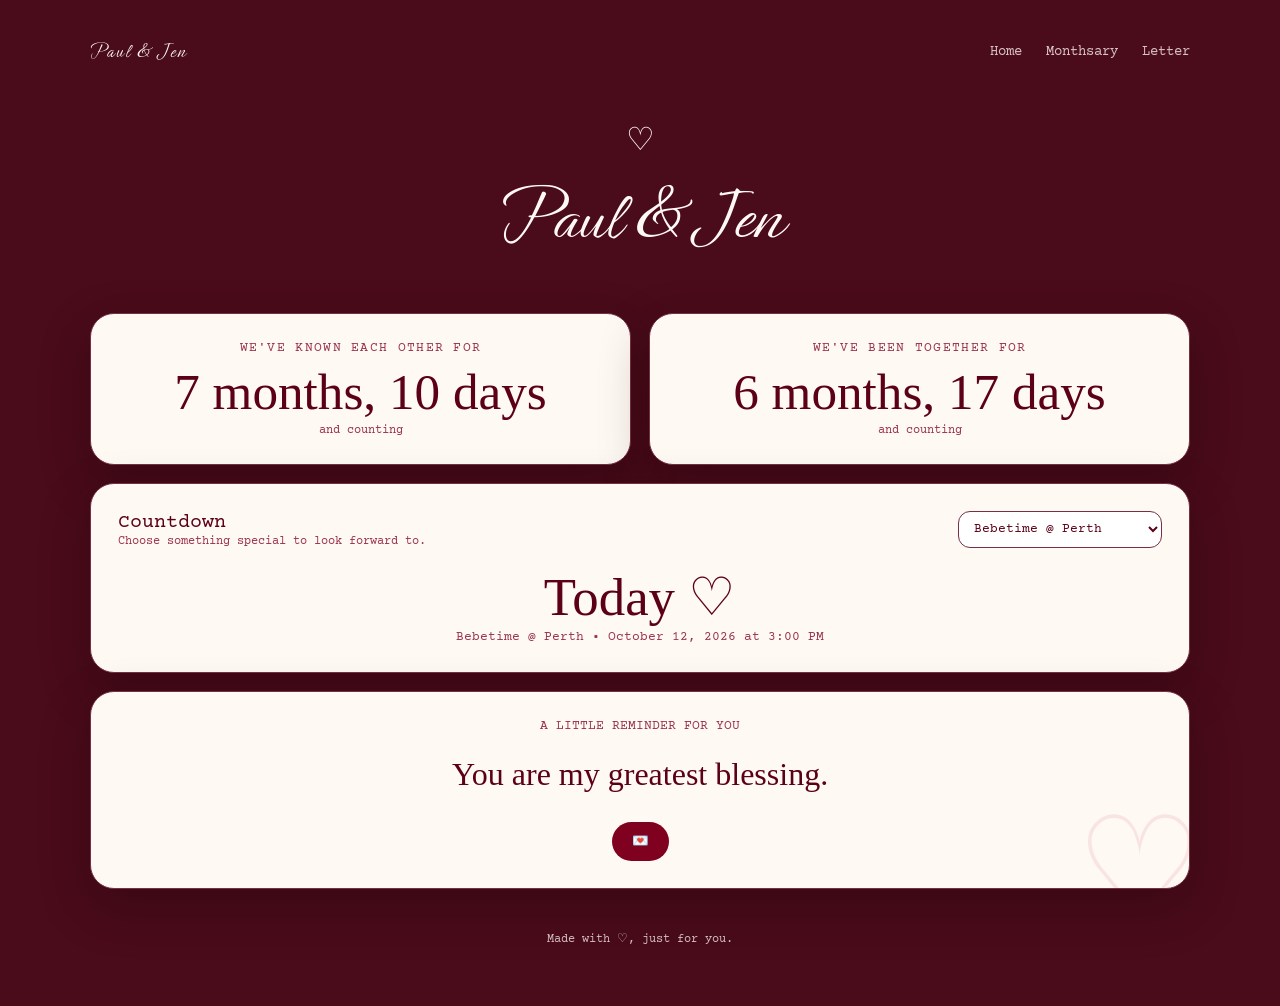
<file: index.html>
<!DOCTYPE html>
<html lang="en">
<head>
  <meta charset="UTF-8">
  <meta name="viewport" content="width=device-width, initial-scale=1.0">
  <title>Paul & Jen ♡</title>
  <link rel="stylesheet" href="css/styles.css">
  <link rel="preconnect" href="https://fonts.googleapis.com">
  <link rel="preconnect" href="https://fonts.gstatic.com" crossorigin>
  <link href="https://fonts.googleapis.com/css2?family=Courier+Prime:wght@400;700&family=Ephesis&display=swap" rel="stylesheet">
</head>

<body>
  <main class="page">

    <nav>
      <div class="logo">Paul & Jen</div>

      <div class="nav-links">
        <a href="index.html">Home</a>
        <a href="monthsary.html">Monthsary</a>
        <a href="letter.html">Letter</a>
      </div>
    </nav>


    <section class="hero">

      <div class="heart">♡</div>

      <h1>Paul & Jen</h1>

    </section>


    <section class="counters">

      <div class="card counter-card">

        <div class="counter-label">
          We've known each other for
        </div>

        <div
          class="number"
          id="knownDuration"
        >
          0 days
        </div>

        <div class="date-label">
          and counting
        </div>

      </div>


      <div class="card counter-card">

        <div class="counter-label">
          We've been together for
        </div>

        <div
          class="number"
          id="togetherDuration"
        >
          0 days
        </div>

        <div class="date-label">
          and counting
        </div>

      </div>

    </section>


    <section class="card countdown">

      <div class="countdown-top">

        <div>

          <div
            class="section-title"
            style="margin:0;"
          >
            Countdown
          </div>

          <div class="date-label">
            Choose something special to look forward to.
          </div>

        </div>


        <select id="countdownSelect"></select>

      </div>


      <div class="counter-card">

        <div
          class="countdown-number"
          id="countdownDays"
        >
          0
        </div>

        <div
          class="countdown-event"
          id="countdownEvent"
        ></div>

      </div>

    </section>


    <section class="card message-card">

      <div class="message-content">

        <div class="message-title">
          A LITTLE REMINDER FOR YOU
        </div>

        <p id="message"></p>

        <button onclick="newMessage()">
          💌
        </button>

      </div>

    </section>


    <footer>
      Made with ♡, just for you.
    </footer>

  </main>


  <script>

  /*
  ============================================
  PERSONALIZE THESE DATES
  ============================================
  Format: YYYY-MM-DD
  */

  const knownEachOtherDate = "2026-04-25";

  const relationshipStartDate = "2026-05-18";


  /*
  ============================================
  COUNTDOWN EVENTS
  ============================================

  DATE:
  YYYY-MM-DD

  TIME:
  24-hour format HH:MM

  Examples:

  19:00 = 7:00 PM
  20:30 = 8:30 PM
  00:00 = midnight

  ============================================
  */

  const countdownEvents = [
    {
      name: "Bebetime @ Perth",
      date: "2026-10-12",
      time: "15:00"
    },

    {
      name: "Our Next Anniversary",
      date: "2027-05-18",
      time: "00:00"
    },

    {
      name: "Our Next Monthsary",
      date: "2026-09-18",
      time: "00:00"
    },

    
  ];


  /*
  ============================================
  YOUR PERSONAL MESSAGES
  ============================================
  */

  const messages = [

    "I'm so grateful I met you.",

    "I love you always.",

    "I will always choose you and I will always choose to love you.",

    "You are my greatest blessing.",

    "You make everything better.",

    "I love you just the way you are.",

    "I am always proud of you.",

    "Loving you is the easiest thing to do.",

    "You deserve all the good things this world has to offer."

  ];


  /*
  ============================================
  DATE FUNCTIONS
  ============================================
  */

  function parseDate(dateString) {

    const [year, month, day] =
      dateString.split("-").map(Number);

    return new Date(
      year,
      month - 1,
      day
    );

  }


  /*
  ============================================
  PARSE DATE + TIME
  ============================================
  */

  function parseDateTime(
    dateString,
    timeString
  ) {

    const [year, month, day] =
      dateString
        .split("-")
        .map(Number);


    const [hours, minutes] =
      timeString
        .split(":")
        .map(Number);


    return new Date(
      year,
      month - 1,
      day,
      hours,
      minutes,
      0
    );

  }


  /*
  ============================================
  RELATIONSHIP DURATION
  ============================================
  */

  function calculateDuration(startDate) {

    const today = new Date();


    let years =
      today.getFullYear() -
      startDate.getFullYear();


    let months =
      today.getMonth() -
      startDate.getMonth();


    let days =
      today.getDate() -
      startDate.getDate();


    // Borrow days from previous month

    if (days < 0) {

      months--;

      const previousMonth =
        new Date(
          today.getFullYear(),
          today.getMonth(),
          0
        );

      days += previousMonth.getDate();

    }


    // Borrow a year

    if (months < 0) {

      years--;

      months += 12;

    }


    return {
      years,
      months,
      days
    };

  }


  function formatDuration(duration) {

    const parts = [];


    if (duration.years > 0) {

      parts.push(
        `${duration.years} ${
          duration.years === 1
            ? "year"
            : "years"
        }`
      );

    }


    if (duration.months > 0) {

      parts.push(
        `${duration.months} ${
          duration.months === 1
            ? "month"
            : "months"
        }`
      );

    }


    if (
      duration.days > 0 ||
      parts.length === 0
    ) {

      parts.push(
        `${duration.days} ${
          duration.days === 1
            ? "day"
            : "days"
        }`
      );

    }


    return parts.join(", ");

  }


  function updateRelationshipCounters() {

    const knownDuration =
      calculateDuration(
        parseDate(
          knownEachOtherDate
        )
      );


    const togetherDuration =
      calculateDuration(
        parseDate(
          relationshipStartDate
        )
      );


    document.getElementById(
      "knownDuration"
    ).textContent =
      formatDuration(
        knownDuration
      );


    document.getElementById(
      "togetherDuration"
    ).textContent =
      formatDuration(
        togetherDuration
      );

  }


  /*
  ============================================
  COUNTDOWN
  ============================================
  */

  function getTimeUntil(targetDate) {

    const now = new Date();


    const difference =
      targetDate.getTime() -
      now.getTime();


    if (difference <= 0) {

      return {
        total: difference,
        days: 0,
        hours: 0,
        minutes: 0
      };

    }


    const days =
      Math.floor(
        difference /
        (1000 * 60 * 60 * 24)
      );


    const hours =
      Math.floor(
        (
          difference %
          (1000 * 60 * 60 * 24)
        ) /
        (1000 * 60 * 60)
      );


    const minutes =
      Math.floor(
        (
          difference %
          (1000 * 60 * 60)
        ) /
        (1000 * 60)
      );


    return {
      total: difference,
      days,
      hours,
      minutes
    };

  }


  function setupCountdowns() {

    const select =
      document.getElementById(
        "countdownSelect"
      );


    // Clear existing options

    select.innerHTML = "";


    countdownEvents.forEach(
      (event, index) => {

        const option =
          document.createElement(
            "option"
          );


        option.value = index;


        option.textContent =
          event.name;


        select.appendChild(
          option
        );

      }
    );


    select.addEventListener(
      "change",
      updateCountdown
    );


    updateCountdown();

  }


  function updateCountdown() {

    const select =
      document.getElementById(
        "countdownSelect"
      );


    const event =
      countdownEvents[
        Number(select.value)
      ];


    if (!event) return;


    /*
    Create the target date
    using BOTH date and time.
    */

    const targetDate =
      parseDateTime(
        event.date,
        event.time
      );


    /*
    Calculate days,
    hours and minutes.
    */

    const countdown =
      getTimeUntil(
        targetDate
      );


    const countdownNumber =
      document.getElementById(
        "countdownDays"
      );


    const countdownEvent =
      document.getElementById(
        "countdownEvent"
      );


    /*
    =========================================
    DISPLAY COUNTDOWN
    =========================================
    */

    if (countdown.total <= 0) {

      countdownNumber.textContent =
        "Today ♡";

    }

    else {

      const parts = [];


      /*
      DAYS
      */

      if (countdown.days > 0) {

        parts.push(
          `${countdown.days} ${
            countdown.days === 1
              ? "day"
              : "days"
          }`
        );

      }


      /*
      HOURS
      */

      if (countdown.hours > 0) {

        parts.push(
          `${countdown.hours} ${
            countdown.hours === 1
              ? "hour"
              : "hours"
          }`
        );

      }


      /*
      MINUTES
      */

      if (
        countdown.minutes > 0 ||
        parts.length === 0
      ) {

        parts.push(
          `${countdown.minutes} ${
            countdown.minutes === 1
              ? "minute"
              : "minutes"
          }`
        );

      }


      countdownNumber.textContent =
        parts.join(" ");

    }


    /*
    =========================================
    DISPLAY EVENT + DATE + TIME
    =========================================
    */

    countdownEvent.textContent =
      `${event.name} • ${
        targetDate.toLocaleDateString(
          undefined,
          {
            year: "numeric",
            month: "long",
            day: "numeric"
          }
        )
      } at ${
        targetDate.toLocaleTimeString(
          undefined,
          {
            hour: "numeric",
            minute: "2-digit"
          }
        )
      }`;

  }


  /*
  ============================================
  RANDOM MESSAGES
  ============================================
  */

  let lastMessageIndex = -1;


  function newMessage() {

    if (!messages.length) {

      document.getElementById(
        "message"
      ).textContent =
        "I love you. ♡";

      return;

    }


    let index;


    do {

      index =
        Math.floor(
          Math.random() *
          messages.length
        );

    } while (
      messages.length > 1 &&
      index === lastMessageIndex
    );


    lastMessageIndex = index;


    document.getElementById(
      "message"
    ).textContent =
      messages[index];

  }


  /*
  ============================================
  INITIALIZE EVERYTHING
  ============================================
  */

  updateRelationshipCounters();

  setupCountdowns();


  // IMPORTANT:
  // Show a message immediately when page loads

  newMessage();


  /*
  ============================================
  AUTO UPDATE
  ============================================
  */

  setInterval(
    function () {

      updateRelationshipCounters();

      updateCountdown();

    },
    60000
  );

  </script>

</body>
</html>
</file>
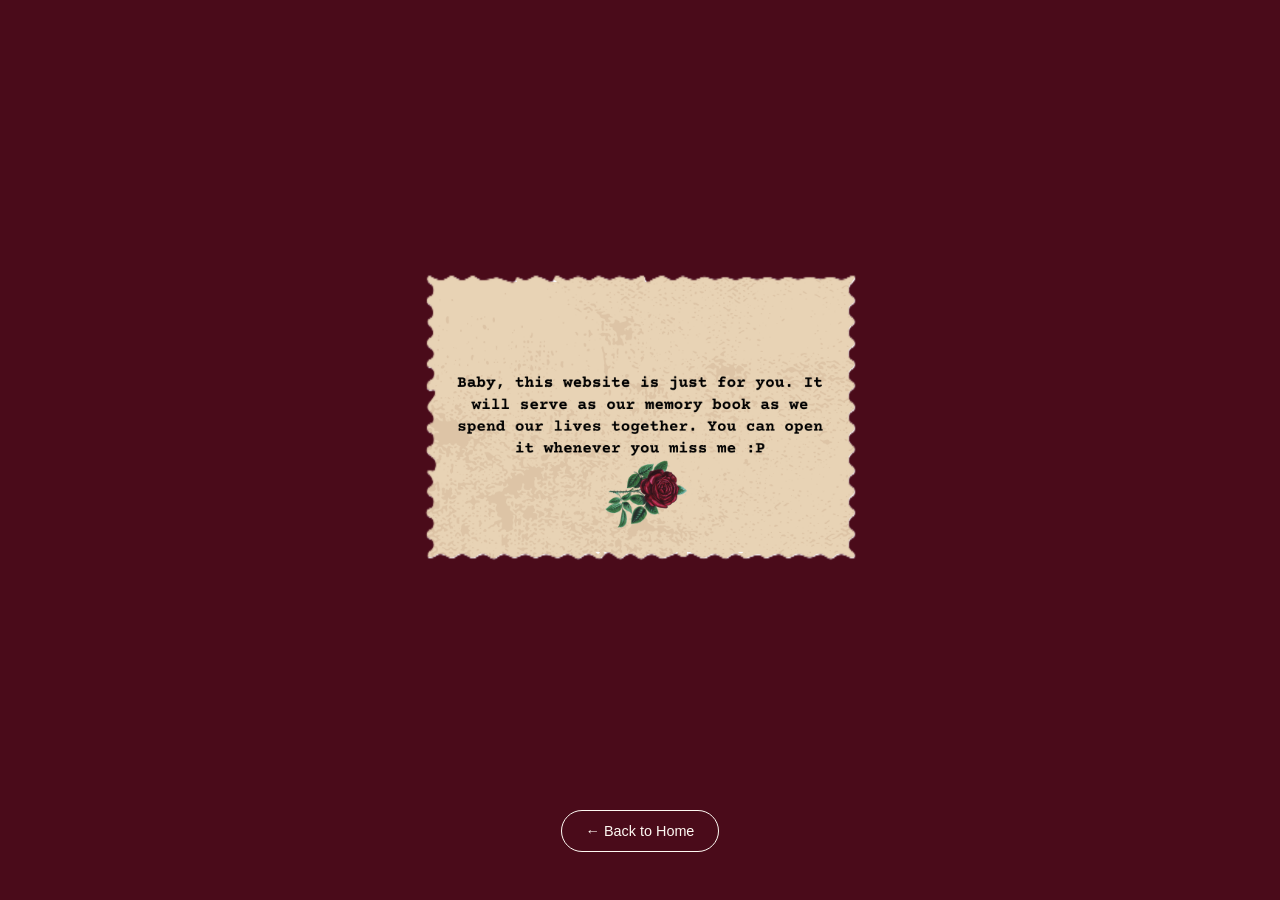
<file: letter.html>
<!DOCTYPE html>
<html lang="en">
<head>
    <meta charset="UTF-8">

    <meta
        name="viewport"
        content="width=device-width, initial-scale=1.0"
    >

    <title>A Letter For You ♡</title>

    <style>
        html,
        body {
            margin: 0;
            width: 100%;
            min-height: 100%;
        }

        body {
            min-height: 100vh;

            display: flex;
            align-items: center;
            justify-content: center;

            background: #4A0B1A;

            font-family: Arial, sans-serif;
        }

        .letter {
            display: flex;
            flex-direction: column;

            align-items: center;
            justify-content: center;

            width: 100%;
        }

        .letter img {
            display: block;

            max-width: 90vw;
            max-height: 82vh;

            width: auto;
            height: auto;

            object-fit: contain;

            border-radius: 8px;
        }

        .home-button {
            margin-top: 24px;

            display: inline-flex;
            align-items: center;
            justify-content: center;

            padding: 12px 24px;

            border: 1px solid #FFF9F3;
            border-radius: 999px;

            background: transparent;

            color: #FFF9F3;

            font-size: 0.9rem;
            font-weight: 500;

            text-decoration: none;

            transition:
                background 0.25s ease,
                color 0.25s ease,
                transform 0.25s ease;
        }

        .home-button:hover {
            background: #FFF9F3;

            color: #800020;

            transform: translateY(-2px);
        }

        @media (max-width: 600px) {

            .letter img {
                max-width: 92vw;
                max-height: 78vh;
            }

            .home-button {
                margin-top: 18px;

                padding: 11px 22px;

                font-size: 0.85rem;
            }
        }
    </style>
</head>

<body>

    <div class="letter">

        <img
            src="assets/letter/letter.png"
            alt="A letter for you"
        >

        <a
            href="index.html"
            class="home-button"
        >
            ← Back to Home
        </a>

    </div>

</body>
</html>
</file>
<file: css/styles.css>
:root {
    /* =========================================
       MAIN BACKGROUND
       ========================================= */

    --bg: #4A0B1A;
    --bg-dark: #320711;


    /* =========================================
       CARDS / CONTENT
       ========================================= */

    --card: #FFF9F3;
    --card-dark: #F1E6DE;


    /* =========================================
       TEXT
       ========================================= */

    --text: #FFF9F3;
    --text-dark: #32191E;

    --muted: #D8C2C4;
    --muted-dark: #765A60;


    /* =========================================
       BURGUNDY
       ========================================= */

    --accent: #800020;
    --accent-dark: #5C0017;
    --accent-light: #9A344C;


    /* =========================================
       SUBTLE ROMANTIC ACCENTS
       ========================================= */

    --soft: #641326;
    --rose: #B9878D;
    --cream: #FFF9F3;
    --wine-soft: #7A2438;


    /* =========================================
       BORDERS
       ========================================= */

    --border: #743044;
    --border-dark: #8B4657;
    --border-light: #E0D0C8;


    /* =========================================
       SHADOW
       ========================================= */

    --shadow:
        0 18px 50px rgba(25, 0, 8, 0.30);
}

    * { box-sizing: border-box; }

    body {
      margin: 0;
      min-height: 100vh;
      font-family: Georgia, "Times New Roman", serif;
      color: var(--text);
      background:

        var(--bg);
    }

    .page {
      width: min(1100px, 92%);
      margin: auto;
      padding: 38px 0 60px;
    }

    nav {
      display: flex;
      align-items: center;
      justify-content: space-between;
      margin-bottom: 55px;
    }

    .logo {
      font-size: 1.3rem;
      letter-spacing: 2px;
      font-family: "Ephesis", cursive;
    }

    .nav-links {
      display: flex;
      gap: 24px;
      font-family: "Courier Prime", monospace;
      font-size: .88rem;
    }

    .nav-links a {
      color: var(--muted);
      text-decoration: none;
    }

    .hero {
      text-align: center;
      margin-bottom: 45px;
    }

    .heart {
      font-size: 2rem;
      animation: float 3s ease-in-out infinite;
    }

    @keyframes float {
      50% { transform: translateY(-7px); }
    }

    h1 {
    
      font-size: clamp(2.4rem, 6vw, 5rem);
      font-weight: normal;
      margin: 10px 0;
      font-family: "Ephesis", cursive;
    }

    .subtitle {
      color: var(--accent-light);
      font-family: "Courier Prime", monospace;
      font-size: .95rem;
    }

    .section-title {
        color: var(--accent-dark);
      font-size: 1.25rem;
      margin: 0 0 15px;
      font-family: "Courier Prime", monospace;
    }

    .counters {
      display: grid;
      grid-template-columns: repeat(2, 1fr);
      gap: 18px;
    }

    .card {
      background: var(--card);
      border: 1px solid var(--border);
      border-radius: 24px;
      padding: 27px;
      box-shadow: var(--shadow);
      backdrop-filter: blur(8px);
    }

    .counter-card {
      text-align: center;
    }

    .counter-icon {
      font-size: 1.4rem;
      margin-bottom: 8px;
    }

    .counter-label {
      color: var(--accent-light);
      font-family: "Courier Prime", monospace;
      font-size: .82rem;
      text-transform: uppercase;
      letter-spacing: 1.3px;
    }

    .number {
      font-size: clamp(2rem, 4vw, 3.8rem);
      margin: 7px 0 2px;
      color: var(--accent-dark);
    }

    .date-label {
      color: var(--accent-light);
      font-family: "Courier Prime", monospace;
      font-size: .78rem;
    }

    .countdown {
      margin-top: 18px;
    }

    .countdown-top {
      display: flex;
      align-items: center;
      justify-content: space-between;
      gap: 12px;
    }

    select, input {
      border: 1px solid var(--border);
      border-radius: 12px;
      background: white;
      color: var(--accent-dark);
      padding: 9px 11px;
      font-family: "Courier Prime", monospace;
      outline: none;
    }

    .countdown-number {
      font-size: 3.3rem;
      color: var(--accent-dark);
      margin: 18px 0 2px;
    }

    .countdown-event {
      font-family: "Courier Prime", monospace;
      color: var(--accent-light);
      font-size: .84rem;
    }

    .message-card {
      margin-top: 18px;
      text-align: center;
      position: relative;
      overflow: hidden;
    }

    .message-card::before {
      content: "♡";
      position: absolute;
      font-size: 9rem;
      color: #f9e4e4;
      right: -15px;
      bottom: -65px;
      z-index: 0;
    }

    .message-content { position: relative; z-index: 1; }

    .message-title {
      font-size: .82rem;
      margin-bottom: 13px;
      color: var(--accent-light);
      font-family: "Courier Prime", monospace;
    }

    #message {
      max-width: 720px;
      margin: auto;
      line-height: 1.8;
      font-size: 2rem;
      min-height: 55px;
      color: var(--accent-dark);
      font-family: Georgia, "Times New Roman", serif;
    }

    button {
      margin-top: 18px;
      border: 0;
      border-radius: 999px;
      padding: 11px 20px;
      background: var(--accent);
      color: white;
      cursor: pointer;
      font-family: "Courier Prime", monospace;
      transition: .2s ease;
    }

    button:hover {
      background: var(--muted);
      transform: translateY(-1px);
    }

    .coming-soon {
      margin-top: 18px;
      display: grid;
      grid-template-columns: 1fr 1fr;
      gap: 18px;
    }

    .feature {
      min-height: 180px;
      display: flex;
      flex-direction: column;
      justify-content: center;
      text-align: center;
    }

    .feature-icon {
      font-size: 2rem;
      margin-bottom: 9px;
    }

    .feature h3 {
      margin: 4px 0 8px;
      font-size: 1.25rem;
      font-weight: normal;
    }

    .feature p {
      margin: 0 auto;
      max-width: 330px;
      color: var(--accent-dark);
      line-height: 1.55;
      font-family: "Courier Prime", monospace;
      font-size: .82rem;
    }

    .badge {
      display: inline-block;
      margin: 13px auto 0;
      padding: 5px 10px;
      border-radius: 999px;
      background: var(--soft);
      color: var(--accent-dark);
      font-family: "Courier Prime", monospace;
      font-size: .7rem;
      text-transform: uppercase;
      letter-spacing: .8px;
    }

    footer {
      text-align: center;
      color: var(--muted);
      font-family: "Courier Prime", monospace;
      font-size: .75rem;
      margin-top: 42px;
    }

    @media (max-width: 700px) {
      nav { margin-bottom: 38px; }
      .nav-links { gap: 12px; font-size: .75rem; }
      .counters, .coming-soon { grid-template-columns: 1fr; }
      .card { padding: 22px; }
      .countdown-top { flex-direction: column; align-items: stretch; }
    }
    
    /* =========================================
   MONTHSARY PAGE
   ========================================= */

.monthsary-page {
    width: min(1100px, 92%);
    margin: auto;
    padding: 38px 0 60px;
}


/* =========================================
   HEADER
   ========================================= */

.monthsary-header {
    text-align: center;
    margin: 45px 0 55px;
}

.header-heart {
    font-size: 2rem;
    color: #800020;
    margin-bottom: 8px;
}

.monthsary-header h1 {
    font-size: clamp(2.4rem, 6vw, 5rem);
    font-weight: normal;
    margin: 0 0 12px;
    font-family: "Ephesis", cursive;
}

.monthsary-header p {
    color: var(--muted);
    font-family: "Courier Prime", monospace;
    font-size: .9rem;
}

.months-together {
    display: inline-block;

    margin-top: 18px;

    padding: 9px 16px;

    background: #f3dfe4;

    border-radius: 999px;

    color: #800020;

    font-family: "Courier Prime", monospace;

    font-size: .8rem;
}


/* =========================================
   ARCHIVE
   ========================================= */

.archive-heading {
    text-align: center;
    margin-bottom: 25px;
}

.archive-heading h2 {
    margin: 0 0 6px;
    font-size: 1.5rem;
    font-weight: normal;
    font-family: "Courier Prime", monospace;
}

.archive-heading p {
    margin: 0;

    color: var(--muted);

    font-family: "Courier Prime", monospace;

    font-size: .8rem;
}


/* =========================================
   MONTHSARY GRID
   ========================================= */

.monthsary-grid {

    display: grid;

    grid-template-columns:
        repeat(3, 1fr);

    gap: 20px;
}


/* =========================================
   PHOTO-FIRST MONTHSARY GRID
   ========================================= */

.monthsary-grid {
    display: grid;
    grid-template-columns: repeat(3, 1fr);
    gap: 18px;
}

.month-card {
    position: relative;
    aspect-ratio: 1 / 1;

    border: none;
    border-radius: 22px;

    overflow: hidden;

    cursor: pointer;

    background: #f3dfe4;

    box-shadow:
        0 15px 40px rgba(128, 0, 32, .10);

    transition:
        transform .25s ease,
        box-shadow .25s ease;
}

.month-card:hover {
    transform: translateY(-4px);

    box-shadow:
        0 20px 45px rgba(128, 0, 32, .16);
}


/* Photo */

.month-thumbnail {
    position: absolute;

    inset: 0;

    width: 100%;
    height: 100%;

    background: #f3dfe4;
}

.month-thumbnail img,
.month-thumbnail video {
    width: 100%;
    height: 100%;
    object-fit: cover;

    transition: transform .4s ease;
}

.month-card:hover .month-thumbnail img,
.month-card:hover .month-thumbnail video {
    transform: scale(1.05);
}
.month-card:hover
.month-thumbnail img {
    transform: scale(1.05);
}


/* Dark gradient at bottom */

.month-card::after {
    content: "";

    position: absolute;

    left: 0;
    right: 0;
    bottom: 0;

    height: 55%;

    background:
        linear-gradient(
            to top,
            rgba(0, 0, 0, .65),
            rgba(0, 0, 0, 0)
        );

    pointer-events: none;
}


/* Text over image */

.month-card-info {
    position: absolute;

    z-index: 2;

    left: 18px;
    right: 18px;
    bottom: 16px;

    padding: 0;

    color: white;
    font-family: "Courier Prime", monospace;
}

.month-number {
    color: rgba(255,255,255,.85);

    font-family: "Courier Prime", monospace;

    font-size: .68rem;

    text-transform: uppercase;

    letter-spacing: 1.4px;
}

.month-card h3 {
    margin: 4px 0 3px;

    color: white;

    font-size: 1.8rem;

    font-weight: normal;
    font-family: "Ephesis", cursive
}

.month-card-date {
    color: rgba(255,255,255,.78);

    font-family: "Courier Prime", monospace;

    font-size: .68rem;
}


/* =========================================
   MOBILE GRID
   ========================================= */

@media (max-width: 700px) {

    .monthsary-grid {
        grid-template-columns: repeat(2, 1fr);

        gap: 10px;
    }

    .month-card {
        border-radius: 16px;
    }

    .month-card-info {
        left: 12px;
        right: 12px;
        bottom: 12px;
    }

    .month-card h3 {
        font-size: .88rem;
    }

    .month-number {
        font-size: .58rem;
    }

    .month-card-date {
        font-size: .58rem;
    }
}


/* Very small screens */

@media (max-width: 360px) {

    .monthsary-grid {
        grid-template-columns: 1fr;
    }

}
/* =========================================
   VIEWER
   ========================================= */

.viewer-view {

    max-width: 850px;

    margin: auto;

}


.hidden {

    display: none !important;

}


.back-button {

    border: none;

    background: var(--muted);

    color: var(--accent-dark);

    font-family: "Courier Prime", monospace;

    cursor: pointer;

    padding: 10px 10px;

    font-size: .82rem;

}


.viewer {

    text-align: center;

    margin-top: 20px;

}


.viewer-info {

    margin-bottom: 25px;
    

}


.viewer-month {

    color: var(--muted);

    font-family: "Courier Prime", monospace;

    font-size: .7rem;

    letter-spacing: 1.5px;

    text-transform: uppercase;

}


.viewer-info h2 {

    font-size: clamp(
        1.7rem,
        5vw,
        2.5rem
    );

    font-weight: normal;

    margin: 7px 0;
    font-family: "Ephesis", cursive;

}


.viewer-date {

    color: var(--muted);

    font-family: "Courier Prime", monospace;

    font-size: .8rem;

}

/* =========================================
   LETTER / IMAGE
   ========================================= */

.photo-viewer > img#viewerPhoto {
    display: block;

    width: 100%;
    height: auto;

    /*
       Don't crop the letter.
    */
    object-fit: contain;

    /*
       Important:
       The image determines its own height.
    */
    max-height: none;

    background: var(--muted );

    user-select: none;

    -webkit-user-select: none;

    -webkit-user-drag: none;
}

/* =========================================
   PHOTO VIEWER
   ========================================= */


.photo-viewer {
    position: relative;

    width: 100%;
    max-width: 900px;

    margin: 0 auto;

    display: flex;
    align-items: center;
    justify-content: center;

    background: var(--card);

    border-radius: 20px;

    overflow: hidden;

    box-shadow:
        0 18px 50px rgba(20, 0, 8, 0.20);
}



.photo-viewer img,
.photo-viewer video {
    display: block;

    width: 100%;

    aspect-ratio: 4 / 3;

    object-fit: contain;

    background: #f7ecee;

    user-select: none;

    -webkit-user-drag: none;
}


/* Photo navigation buttons */


.photo-arrow {
    position: absolute;

    top: 50%;

    transform: translateY(-50%);

    z-index: 20;

    width: 44px;
    height: 44px;

    display: flex;
    align-items: center;
    justify-content: center;

    padding: 0;

    border: none;

    border-radius: 50%;

    background: rgba(255, 248, 242, 0.94);

    color: var(--accent);

    font-size: 30px;

    line-height: 1;

    cursor: pointer;

    box-shadow:
        0 6px 20px rgba(20, 0, 8, 0.18);

    transition:
        transform 0.2s ease,
        background 0.2s ease;
}


.photo-arrow.left {
    left: 14px;
}


.photo-arrow.right {
    right: 14px;
}


.photo-arrow:hover {
    transform:
        translateY(-50%)
        scale(1.08);

    background: #ffffff;
}


/* =========================================
   PHOTO DOTS
   ========================================= */

.photo-dots {

    display: flex;

    justify-content: center;

    gap: 7px;

    margin-top: 16px;

}


.photo-dot {

    width: 6px;

    height: 6px;

    border-radius: 50%;

    background: #d9b8c0;

    transition: .2s ease;

}


.photo-dot.active {

    width: 18px;

    border-radius: 999px;

    background: #800020;

}


/* =========================================
   MESSAGE
   ========================================= */

.viewer-message {

    max-width: 600px;

    margin: 35px auto;

    padding: 25px;

    position: relative;

    background: rgba(255,255,255,.7);

    border: 1px solid var(--border);

    border-radius: 20px;

}


.quote-mark {

    font-size: 3rem;

    line-height: .5;

    color: #800020;

}


.viewer-message p {

    margin: 12px 0 0;

    color: var(--accent-dark);

    line-height: 1.8;

    font-size: 1rem;
    font-family: 'Courier New', Courier, monospace;

}


/* =========================================
   MONTH NAVIGATION
   ========================================= */

.month-navigation {
    display: grid;

    grid-template-columns: 1fr auto 1fr;

    align-items: center;

    gap: 15px;

    max-width: 720px;

    margin: 30px auto 0;
}


.month-nav-button {
    display: flex;

    align-items: center;

    gap: 8px;

    margin: 0;

    padding: 10px 14px;

    background: transparent;

    color: var(--muted);

    border: 1px solid #e8cbd2;

    border-radius: 999px;

    font-family: "Courier Prime", monospace;

    font-size: .75rem;

    cursor: pointer;

    transition: .2s ease;
}


.month-nav-button:first-child {
    justify-self: start;
}


.month-nav-button:last-child {
    justify-self: end;
}


.month-nav-button:hover:not(:disabled) {
    background: #f3dfe4;
    color: var(--accent-dark);
    transform: translateY(-1px);
}


.month-nav-button:disabled {
    opacity: .35;
    color: var(--muted);
    cursor: not-allowed;
}


.nav-arrow {
    font-size: 1rem;
}


.month-position {
    color: var(--muted);

    font-family: "Courier Prime", monospace;

    font-size: .72rem;

    white-space: nowrap;
}


/* =========================================
   MOBILE
   ========================================= */

@media (max-width: 500px) {

    .month-navigation {
        grid-template-columns: 1fr 1fr;

        grid-template-areas:
            "position position"
            "previous next";

        gap: 12px;

        margin-top: 25px;
    }


    .month-position {
        grid-area: position;

        text-align: center;

        margin-bottom: 3px;
    }


    .month-nav-button:first-child {
        grid-area: previous;

        justify-self: stretch;

        justify-content: center;
    }


    .month-nav-button:last-child {
        grid-area: next;

        justify-self: stretch;

        justify-content: center;
    }

}


/* =========================================
   MOBILE
   ========================================= */

@media (max-width: 700px) {
    @media (max-width: 700px) {

    .photo-viewer {
        width: 100%;

        border-radius: 14px;
    }


    .photo-viewer > img#viewerPhoto {
        width: 100%;
        height: auto;

        /*
           No forced 4:5 ratio.
           A letter can be as tall as necessary.
        */
    }


    .memory-video video {
        width: 100%;
        height: auto;

        max-height: 75vh;
    }


    .photo-arrow {
        width: 36px;
        height: 36px;

        font-size: 25px;
    }


    .photo-arrow.left {
        left: 8px;
    }


    .photo-arrow.right {
        right: 8px;
    }

}
    .monthsary-page {

        width: 90%;

        padding-top:
            max(25px, env(safe-area-inset-top));

        padding-bottom:
            max(45px, env(safe-area-inset-bottom));

    }


    .navbar {

        margin-bottom: 30px;

    }


    .monthsary-header {

        margin:
            30px 0 40px;

    }


    .monthsary-grid {

        grid-template-columns:
            repeat(2, 1fr);

        gap: 12px;

    }


    .month-card {

        border-radius: 17px;

    }


    .month-card-info {

        padding: 13px;

    }


    .month-card h3 {

        font-size: .95rem;

    }


    .month-card-date {

        font-size: .65rem;

    }


    .photo-viewer {
    position: relative;

    width: 100%;

    max-width: 720px;

    margin: 0 auto;

    border-radius: 25px;

    overflow: hidden;

    background: #f7ecee;

    box-shadow:
        0 20px 60px rgba(128, 0, 32, .12);

    touch-action: pan-y;

    display: flex;
    align-items: center;
    justify-content: center;
}


.photo-viewer img,
.photo-viewer video {
    display: block;

    width: 100%;

    aspect-ratio: 4 / 3;

    object-fit: contain;

    background: #f7ecee;

    user-select: none;

    -webkit-user-drag: none;

    pointer-events: none;
}


    .photo-arrow {

        width: 38px;

        height: 38px;

    }


    .viewer-message {

        padding: 20px;

        margin:
            25px auto;

    }


    .month-navigation {

        gap: 10px;

    }


    .month-navigation button {

        padding:
            10px 13px;

        font-size: .72rem;

    }

}


/* Very small phones */

@media (max-width: 380px) {

    .monthsary-grid {

        grid-template-columns: 1fr;

    }

}

/* =========================================
   PERSONAL MEMORY VIDEO PLAYER
   ========================================= */

.memory-video {
    position: relative;

    width: 100%;

    overflow: hidden;

    background: var(--bg-dark);

    display: flex;
    align-items: center;
    justify-content: center;
}


.memory-video video {
    display: block;

    width: 100%;
    height: auto;

    max-height: 80vh;

    object-fit: contain;

    background: var(--bg-dark);
}

/* =========================================
   CENTER PLAY BUTTON
   ========================================= */

.memory-play-button {

    position: absolute;

    top: 50%;
    left: 50%;

    transform:
        translate(-50%, -50%);

    width: 68px;
    height: 68px;

    display: flex;

    align-items: center;
    justify-content: center;

    padding: 0 0 0 4px;

    border: none;

    border-radius: 50%;

    background:
        rgba(255, 255, 255, .94);

    color: #800020;

    font-size: 1.45rem;

    line-height: 1;

    cursor: pointer;

    box-shadow:
        0 8px 30px
        rgba(128, 0, 32, .22);

    transition:
        transform .25s ease,
        opacity .25s ease;

    z-index: 10;
}


.memory-play-button:hover {

    transform:
        translate(-50%, -50%)
        scale(1.08);

}


.memory-play-button.hidden {

    opacity: 0;

    pointer-events: none;

}



/* =========================================
   VIDEO OVERLAY
   ========================================= */

.memory-video-overlay {

    position: absolute;

    left: 0;
    right: 0;
    bottom: 0;

    padding:
        45px 18px 15px;

    background:
        linear-gradient(
            to top,
            rgba(128, 0, 32, .45),
            rgba(128, 0, 32, 0)
        );

    z-index: 8;

    opacity: 0;

    transition:
        opacity .25s ease;
}


.memory-video:hover
.memory-video-overlay,

.memory-video.show-controls
.memory-video-overlay {

    opacity: 1;

}


/* =========================================
   PROGRESS BAR
   ========================================= */

.memory-progress {

    width: 100%;

    height: 4px;

    margin-bottom: 10px;

    appearance: none;

    -webkit-appearance: none;

    background:
        rgba(255, 255, 255, .4);

    border-radius: 999px;

    cursor: pointer;
}


.memory-progress::-webkit-slider-thumb {

    appearance: none;

    -webkit-appearance: none;

    width: 12px;
    height: 12px;

    border: none;

    border-radius: 50%;

    background: white;

    cursor: pointer;
}


.memory-progress::-moz-range-thumb {

    width: 12px;
    height: 12px;

    border: none;

    border-radius: 50%;

    background: white;

    cursor: pointer;
}


/* =========================================
   CONTROL ROW
   ========================================= */


.memory-controls {

    display: flex;

    align-items: center;

    justify-content: space-between;
}


.memory-control-left,
.memory-control-right {

    display: flex;

    align-items: center;

    gap: 12px;
}


.memory-control-button {

    width: 30px;
    height: 30px;

    display: flex;

    align-items: center;
    justify-content: center;

    padding: 0;

    border: none;

    background: transparent;

    color: white;

    font-size: 1rem;

    line-height: 1;

    cursor: pointer;
}


.memory-time {

    color: white;

    font-family: "Courier Prime", monospace;

    font-size: .68rem;
}



/* =========================================
   MEMORY LABEL
   ========================================= */

.memory-label {

    position: absolute;

    top: 15px;
    left: 16px;

    z-index: 5;

    padding:
        6px 11px;

    border-radius: 999px;

    background:
        rgba(255, 255, 255, .88);

    color: #800020;

    font-family: "Courier Prime", monospace;

    font-size: .65rem;

    letter-spacing: .5px;

    backdrop-filter: blur(8px);

    -webkit-backdrop-filter: blur(8px);
}


/* =========================================
   MOBILE
   ========================================= */

@media (max-width: 700px) {

      .photo-arrow {

        width: 36px;
        height: 36px;

        font-size: 25px;

    }


    .photo-arrow.left {

        left: 9px;

    }


    .photo-arrow.right {

        right: 9px;

    }


    .memory-video video {

        aspect-ratio: 4 / 5;

    }


    .memory-play-button {

        width: 58px;
        height: 58px;

        font-size: 1.3rem;

    }


    .memory-video-overlay {

        opacity: 1;

        padding:
            40px 13px 11px;

    }


    .memory-control-left,
    .memory-control-right {

        gap: 7px;

    }


    .memory-control-button {

        width: 28px;
        height: 28px;

    }


    .memory-label {

        top: 11px;
        left: 11px;

        font-size: .6rem;

    }

}
</file>
